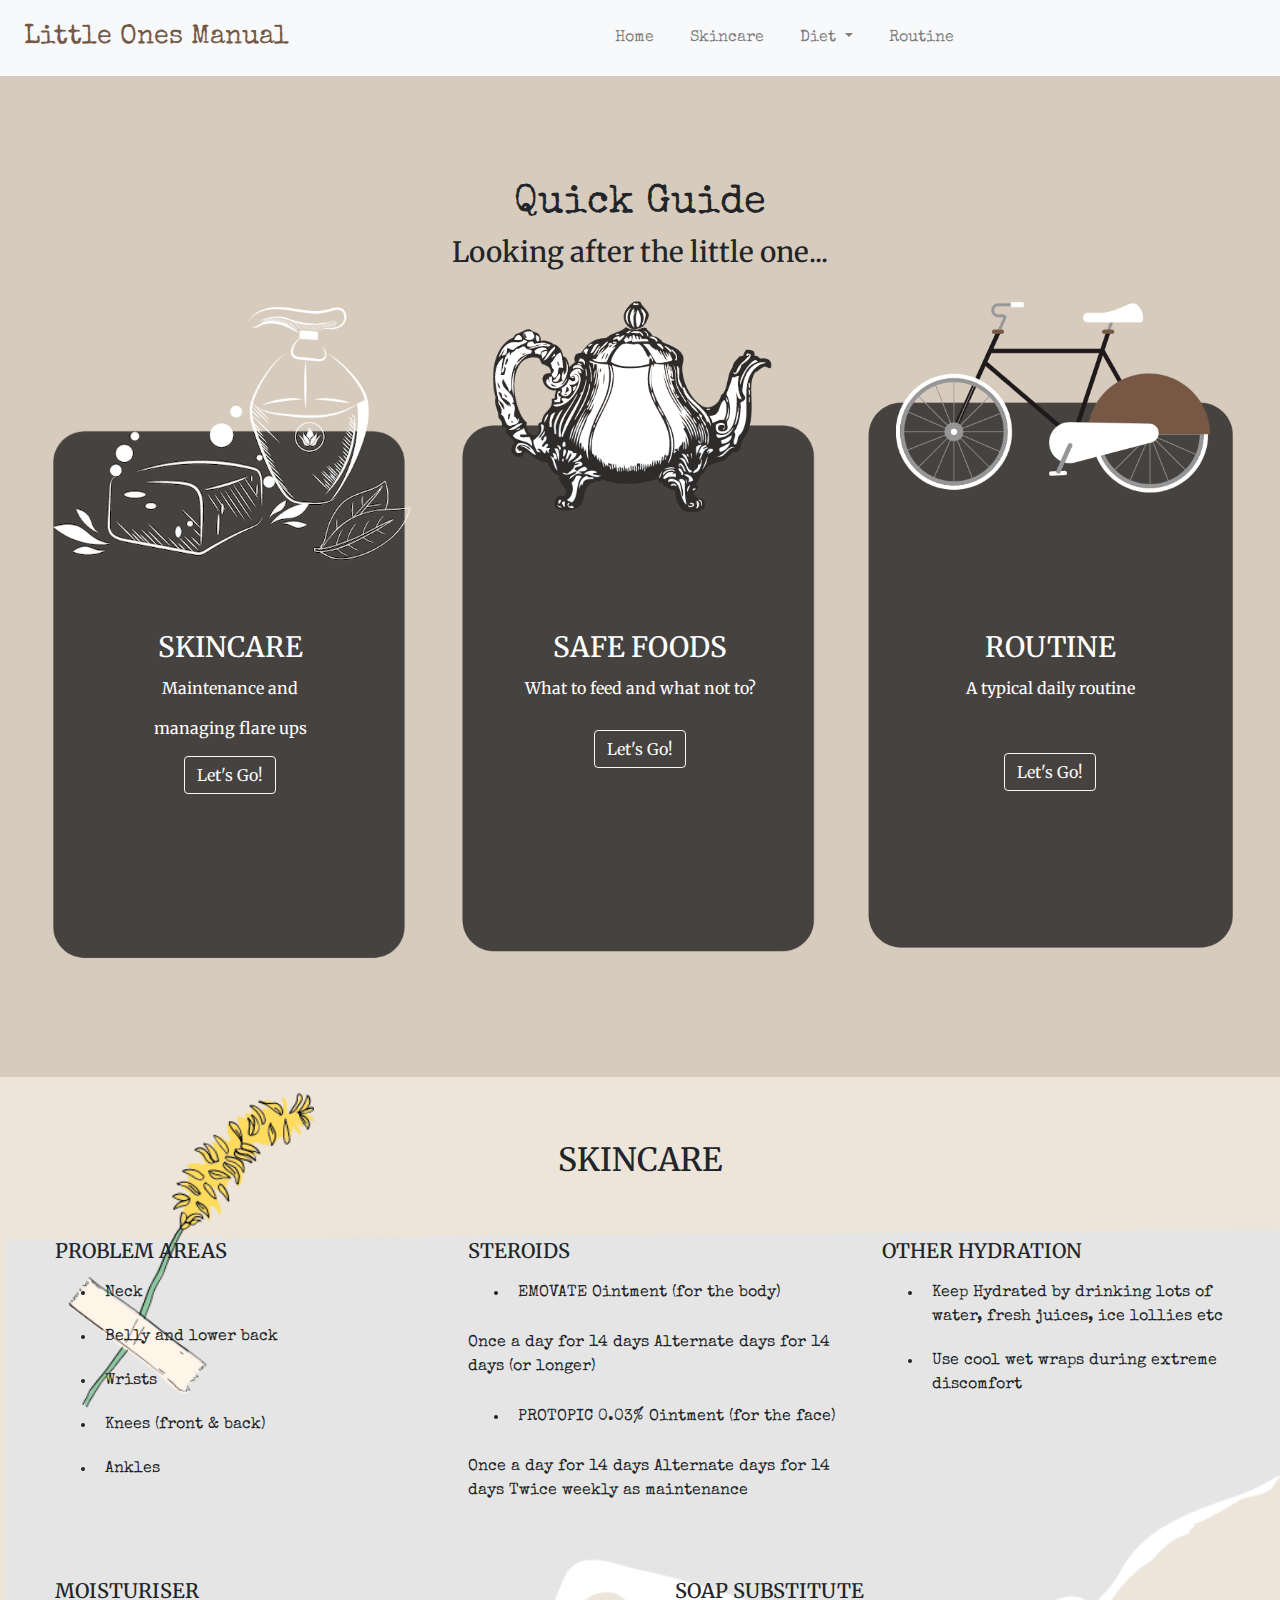
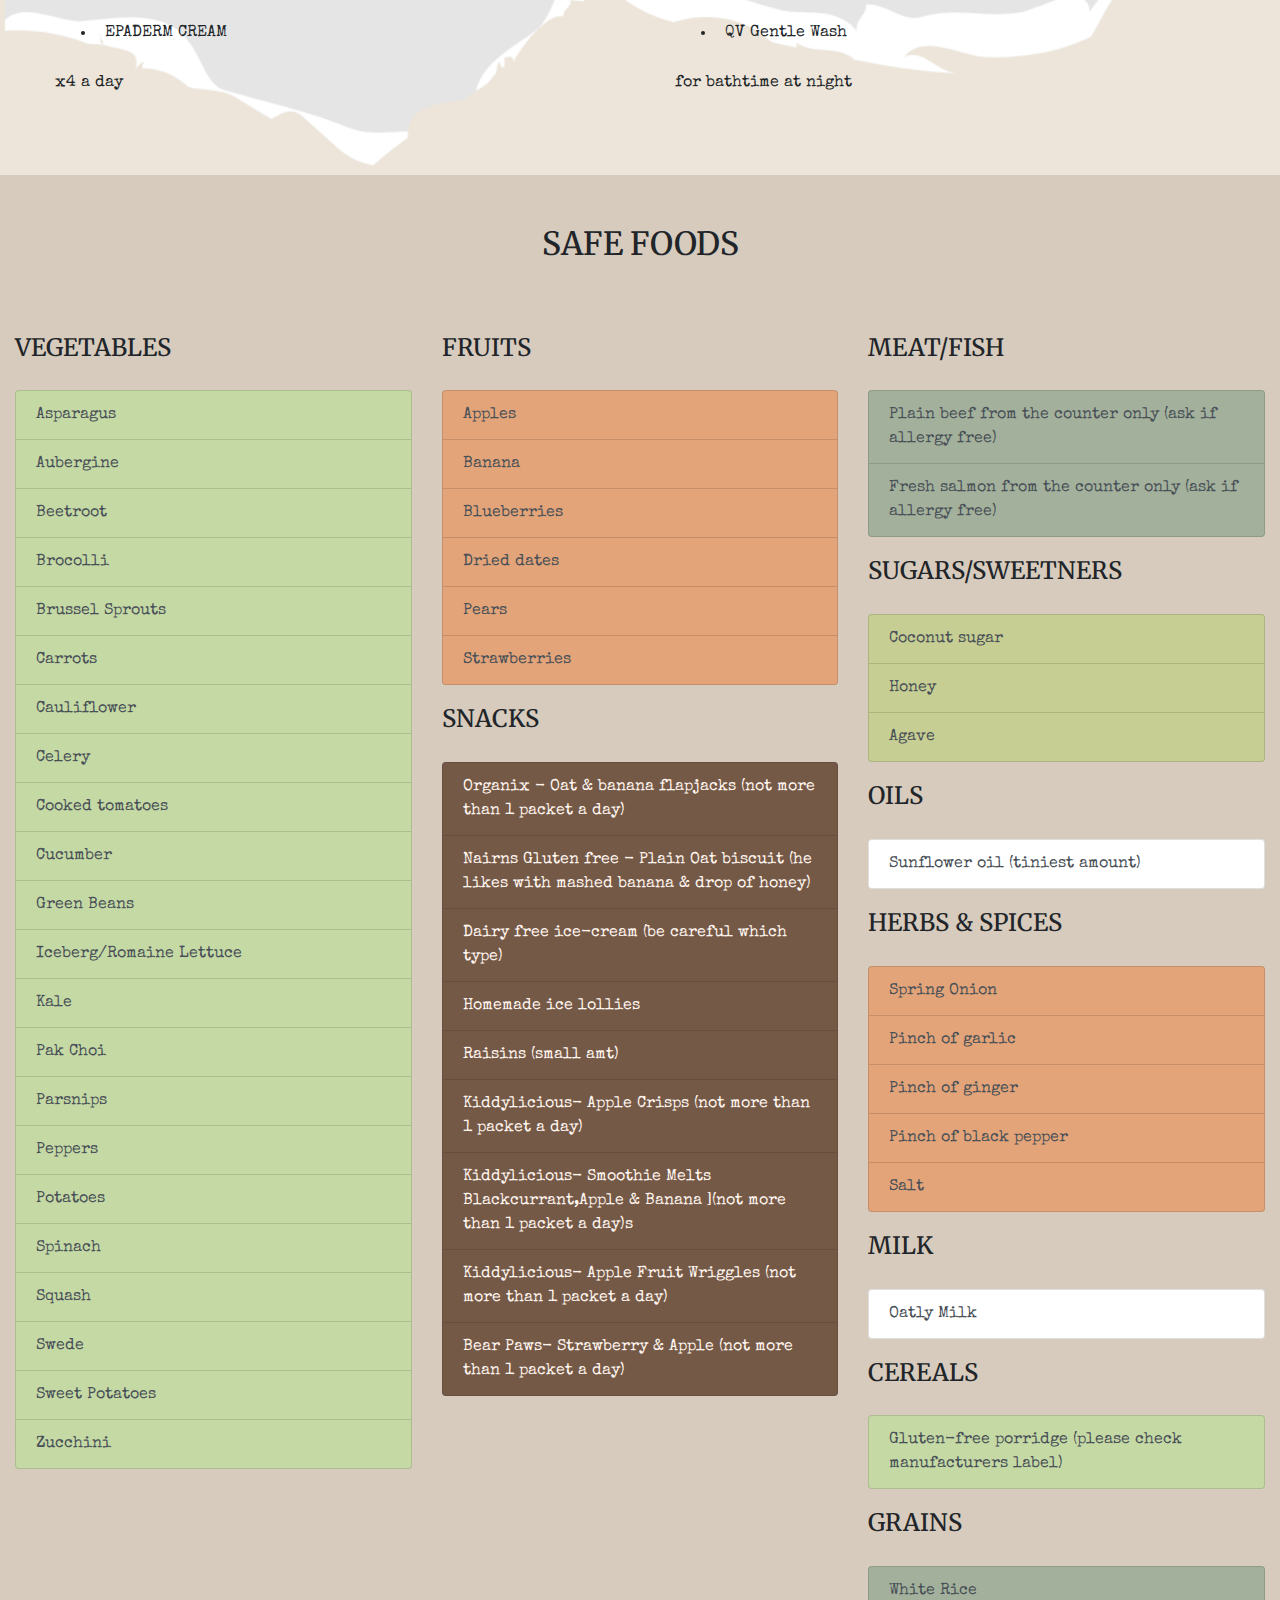
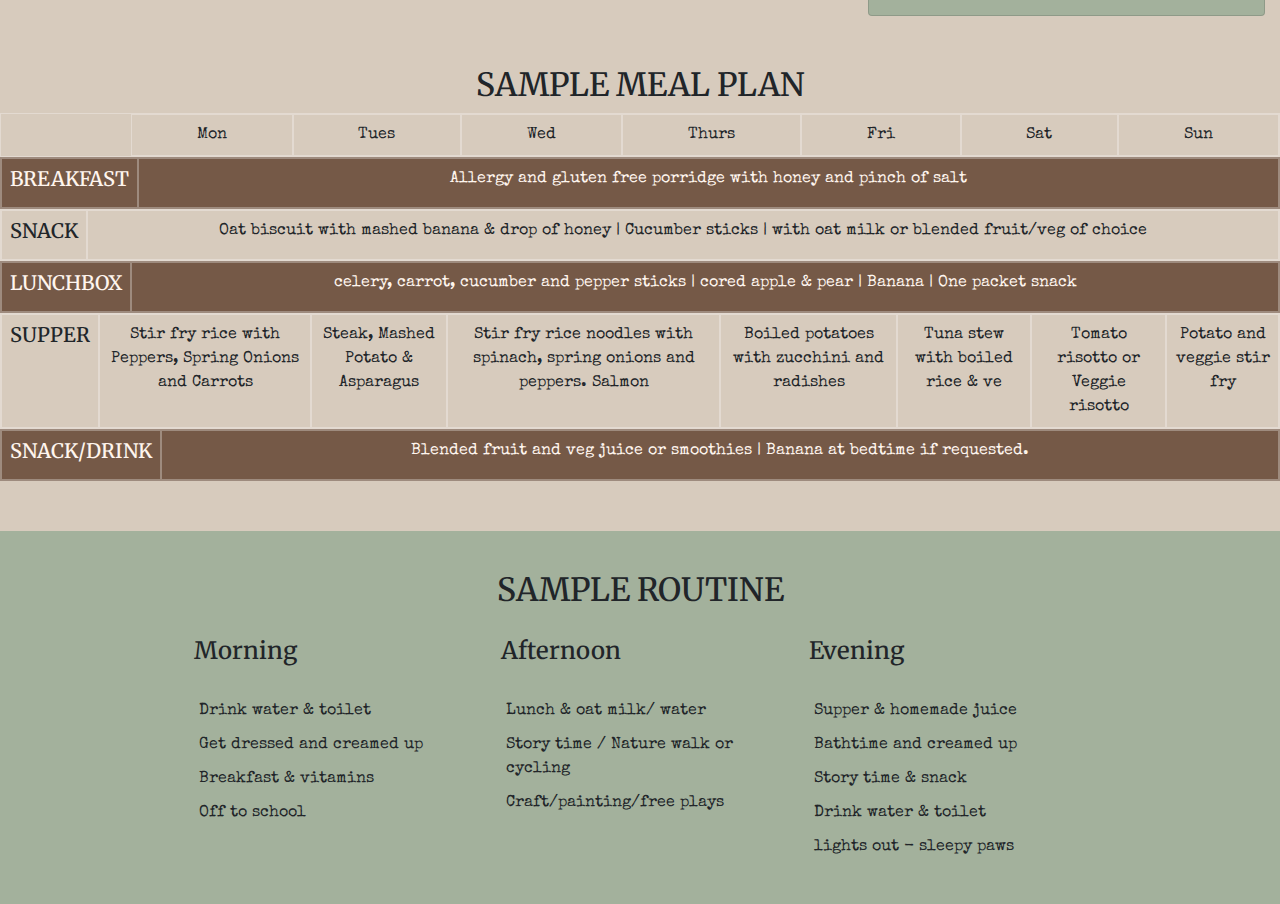
<file: index.html>
<!DOCTYPE html>
<html lang="en">
   <head>
      <meta charset="UTF-8">
      <meta name="viewport" content="width=device-width, initial-scale=1.0">
      <meta http-equiv="X-UA-Compatible" content="ie=edge">
      <meta name="Description" content="Little Ones Manual"/>
      <link rel="stylesheet" href="https://cdnjs.cloudflare.com/ajax/libs/twitter-bootstrap/4.6.0/css/bootstrap.min.css">
      <link rel="stylesheet" href="https://pro.fontawesome.com/releases/v5.15.2/css/all.css">
      <link rel="stylesheet" href="assets/css/style.css">
      <title>Little Ones Manual</title>
   </head>

   <body data-spy="scroll" data-target="#home" data-offset="140">
      <header>
         <nav id ="home" class="navbar navbar-expand-md navbar-light bg-light navbar fixed-top">
            <a href="#" aria-label="logo" class="navbar-brand logo">
            <i class="fad fa-books logo"></i> Little Ones Manual</a> 
            <button class="navbar-toggler" type="button" data-toggle="collapse" data-target="#navbarDropdown" aria-controls="navbarDropdown" aria-expanded="false" aria-label="Toggle navigation">
            <span class="navbar-toggler-icon"></span>
            </button>

            <div class="collapse navbar-collapse" id="navbarDropdown">
                <ul class="navbar-nav nav nav-pills mx-auto mt-2 mt-lg-0">
                  <li class="nav-item">
                     <a href="#" aria-label="Home" class="nav-link">Home</a> 
                  </li>
                  <li class="nav-item">
                     <a href="#skincare" aria-label="Skincare" class="nav-link">Skincare</a> 
                  </li>
                  <li class="nav-item dropdown">
                     <a href="#" aria-label="Diet" class="nav-link dropdown-toggle" data-toggle="dropdown" role="button" aria-haspopup="true" aria-expanded="false" id="navbarDropdown2">
                     Diet
                     </a> 
                     <div class="dropdown-menu" aria-labelledby="navbarDropdown2">
                        <a class="dropdown-item" href="#safefoods" aria-label="safe foods">Safe Foods</a>
                        <a class="dropdown-item" href="#mealplans" aria-label="meal plans">Meal Plans</a>
                     </div>
                  </li>
                  <li class="nav-item">
                     <a href="#routine" aria-label="routine" class="nav-link">Routine</a> 
                  </li>
                </ul>
            </div>
         </nav>
      </header>
    
        <section class="main-body container-fluid" id="#">
            <h1>Quick Guide</h1>
            <h3>Looking after the little one...</h3>      
            <div class="row">
                <div class="card bg-transparent text-white col-sm-12 col-md-4">
                    <img class="card-img" src="assets/images/skincare-card-3.png" alt="Skincare" >
                    <div class="card-img-overlay">
                        <h3 class="card-title main-body-title">SKINCARE</h3>
                        <p class="card-text">Maintenance and </p>
                        <p class="card-text">managing flare ups</p>
                        <a class="btn btn-outline-light skin-btn" href="#skincare" aria-label=" go to skincare section" role="button">Let's Go!</a>  
                    </div>
                </div>
                <div class="card bg-transparent text-white col-sm-12 col-md-4">
                    <img class="card-img" src="assets/images/diet-card.png" alt="Diet">
                    <div class="card-img-overlay">
                        <h3 class="card-title main-body-title">SAFE FOODS</h3>
                        <p class="card-text"> What to feed and what not to?</p>
                        <a class="btn btn-outline-light foods-btn" href="#safefoods" aria-label=" go to safe foods section" role="button">Let's Go!</a>   
                    </div>
                </div>
                <div class="card bg-transparent text-white col-sm-12 col-md-4">
                    <img class="card-img" src="assets/images/routine-card.png" alt="Routine">
                    <div class="card-img-overlay">
                        <h3 class="card-title main-body-title">ROUTINE</h3>
                        <p class="card-text"> A typical daily routine</p>
                        <a class="btn btn-outline-light routine-btn" href="#routine" aria-label=" go to routine section" role="button">Let's Go!</a>
                    </div>  
                </div>
            </div> 
        </section>

        <section class="jumbotron jumbotron-fluid skincare-background" id= "skincare">
            <div class="container-fluid">
                <h2 class="text-center"> SKINCARE</h2>
                <div class="row problem-areas">
                    <div class="col-sm-12 col-md-4">
                        <h5>PROBLEM AREAS</h5>
                        <ul>
                        <li>Neck</li>
                        <li>Belly and lower back</li>
                        <li>Wrists</li>
                        <li>Knees (front & back)</li>
                        <li>Ankles</li>
                        </ul>
                    </div>
                    <div class="col-sm-12 col-md-4">
                        <h5 >STEROIDS</h5>
                        <ul>
                        <li>EMOVATE Ointment (for the body)</li>
                        </ul>
                        <p>Once a day for 14 days
                        Alternate days for 14 days (or longer)</p>
                        <ul>
                        <li>PROTOPIC  0.03% Ointment (for the face)</li>
                        </ul>
                        <p>Once a day for 14 days
                        Alternate days for 14 days
                        Twice weekly as maintenance</p>
                    </div>
                    <div class="col-sm-12 col-md-4">
                        <h5 >OTHER HYDRATION</h5>
                        <ul>
                        <li>Keep Hydrated by drinking lots of water, fresh juices, ice lollies etc</li>
                        <li>Use cool wet wraps during extreme discomfort</li>
                        </ul>
                    </div>
                </div>
                <div class="row problem-areas">
                    <div class="col-sm-12 col-md-6">
                        <h5>MOISTURISER</h5>
                        <ul>
                        <li>EPADERM CREAM</li>   
                        </ul>
                        <p>x4 a day</p>
                    </div>
                    <div class="col-sm-12 col-md-6">
                        <h5>SOAP SUBSTITUTE</h5>
                        <ul>
                        <li>QV Gentle Wash</li>   
                        </ul>
                        <p>for bathtime at night</p>
                    </div>
                </div>
            </div>            
        </section>

         <section class="diet container-fluid">
            <h2 id ="safefoods" class="text-center">SAFE FOODS</h2>   
            <div class="row">
                <div class="col-sm-12 col-md-4" >
                    <h4>VEGETABLES</h4>
                    <ul class="list-group">
                    <li class="list-group-item list-group-item-action veg-group">Asparagus</li>
                    <li class="list-group-item list-group-item-action veg-group">Aubergine</li>
                    <li class="list-group-item list-group-item-action veg-group">Beetroot</li>
                    <li class="list-group-item list-group-item-action veg-group">Brocolli</li>
                    <li class="list-group-item list-group-item-action veg-group">Brussel Sprouts</li>
                    <li class="list-group-item list-group-item-action veg-group">Carrots</li>
                    <li class="list-group-item list-group-item-action veg-group">Cauliflower</li>
                    <li class="list-group-item list-group-item-action veg-group">Celery</li>
                    <li class="list-group-item list-group-item-action veg-group">Cooked tomatoes</li>
                    <li class="list-group-item list-group-item-action veg-group">Cucumber</li>
                    <li class="list-group-item list-group-item-action veg-group">Green Beans</li>
                    <li class="list-group-item list-group-item-action veg-group">Iceberg/Romaine Lettuce</li>
                    <li class="list-group-item list-group-item-action veg-group">Kale</li>
                    <li class="list-group-item list-group-item-action veg-group">Pak Choi</li>
                    <li class="list-group-item list-group-item-action veg-group">Parsnips</li>
                    <li class="list-group-item list-group-item-action veg-group">Peppers</li>
                    <li class="list-group-item list-group-item-action veg-group">Potatoes</li>
                    <li class="list-group-item list-group-item-action veg-group">Spinach</li>
                    <li class="list-group-item list-group-item-action veg-group">Squash</li>
                    <li class="list-group-item list-group-item-action veg-group">Swede</li>
                    <li class="list-group-item list-group-item-action veg-group">Sweet Potatoes</li>
                    <li class="list-group-item list-group-item-action veg-group">Zucchini</li>
                    </ul>
                </div>
                <div class="col-sm-12 col-md-4">
                    <h4>FRUITS</h4>
                    <ul class="list-group">
                    <li class="list-group-item list-group-item-action fruit-group">Apples</li>
                    <li class="list-group-item list-group-item-action fruit-group">Banana</li>
                    <li class="list-group-item list-group-item-action fruit-group">Blueberries</li>
                    <li class="list-group-item list-group-item-action fruit-group">Dried dates</li>
                    <li class="list-group-item list-group-item-action fruit-group">Pears</li>
                    <li class="list-group-item list-group-item-action fruit-group">Strawberries</li>
                    </ul>
                    <h4>SNACKS</h4>
                    <ul class="list-group">
                    <li class="list-group-item list-group-item-action snack-group">Organix - Oat & banana flapjacks (not more than 1 packet a day)</li>
                    <li class="list-group-item list-group-item-action snack-group">Nairns  Gluten free - Plain Oat biscuit (he likes with mashed banana & drop of honey)</li>
                    <li class="list-group-item list-group-item-action snack-group">Dairy free ice-cream (be careful which type)</li>
                    <li class="list-group-item list-group-item-action snack-group">Homemade ice lollies</li>
                    <li class="list-group-item list-group-item-action snack-group">Raisins (small amt)</li>
                    <li class="list-group-item list-group-item-action snack-group">Kiddylicious- Apple Crisps (not more than 1 packet a day)</li>
                    <li class="list-group-item list-group-item-action snack-group">Kiddylicious- Smoothie Melts Blackcurrant,Apple & Banana ](not more than 1 packet a day)s</li>
                    <li class="list-group-item list-group-item-action snack-group">Kiddylicious- Apple Fruit Wriggles (not more than 1 packet a day)</li>
                    <li class="list-group-item list-group-item-action snack-group">Bear Paws- Strawberry & Apple (not more than 1 packet a day)</li>
                    </ul>
                </div>
                <div class="col-sm-12 col-md-4">
                    <h4>MEAT/FISH</h4>
                    <ul class="list-group">
                    <li class="list-group-item list-group-item-action meat-group">Plain beef from the counter only (ask if allergy free)</li>
                    <li class="list-group-item list-group-item-action meat-group">Fresh salmon from the counter only (ask if allergy free)</li>
                    </ul>
                    <h4>SUGARS/SWEETNERS</h4>
                    <ul class="list-group">
                    <li class="list-group-item list-group-item-action sugars-group">Coconut sugar</li>
                    <li class="list-group-item list-group-item-action sugars-group">Honey</li>
                    <li class="list-group-item list-group-item-action sugars-group">Agave</li>
                    </ul>
                    <h4>OILS</h4>
                    <ul class="list-group">
                    <li class="list-group-item list-group-item-action">Sunflower oil (tiniest amount)</li>
                    </ul>
                    <h4>HERBS & SPICES</h4>
                    <ul class="list-group">
                    <li class="list-group-item list-group-item-action herbs-group">Spring Onion</li>
                    <li class="list-group-item list-group-item-action herbs-group">Pinch of garlic</li>
                    <li class="list-group-item list-group-item-action herbs-group">Pinch of ginger</li>
                    <li class="list-group-item list-group-item-action herbs-group">Pinch of black pepper</li>
                    <li class="list-group-item list-group-item-action herbs-group">Salt</li>
                    </ul>
                    <h4>MILK</h4>
                    <ul class="list-group">
                    <li class="list-group-item list-group-item-action">Oatly Milk</li>
                    </ul>
                    <h4>CEREALS</h4>
                    <ul class="list-group">
                    <li class="list-group-item list-group-item-action cereals-group">Gluten-free porridge (please check manufacturers label)</li>
                    </ul>
                    <h4>GRAINS</h4>
                    <ul class="list-group">
                    <li class="list-group-item list-group-item-action grains-group">White Rice</li>
                    </ul>
                </div>
            </div>
            <div class="row">
                <div id="mealplans" class="col-sm-12">
                    <h2 class="text-center">SAMPLE MEAL PLAN</h2>
                    <div class="d-flex flex-row justify-content-around text-center plain-bg">
                    <div class="p-2 flex-fill"></div>
                    <div class="p-2 flex-fill plain-bg">Mon</div>
                    <div class="p-2 flex-fill plain-bg">Tues</div>
                    <div class="p-2 flex-fill plain-bg">Wed</div>
                    <div class="p-2 flex-fill plain-bg">Thurs</div>
                    <div class="p-2 flex-fill plain-bg">Fri</div>
                    <div class="p-2 flex-fill plain-bg">Sat</div>
                    <div class="p-2 flex-fill plain-bg">Sun</div>
                    </div>
                    <div class="d-flex brown-bg text-center">
                    <div class="p-2 brown-bg text-uppercase font-weight-bold"><h5>Breakfast</h5></div>
                    <div class="p-2 flex-grow-1 brown-bg">Allergy and gluten free porridge with honey and pinch of salt</div>
                    </div>
                    <div class="d-flex plain-bg text-center">
                    <div class="p-2 plain-bg text-uppercase font-weight-bold"><h5>Snack</h5></div>
                    <div class="p-2 flex-grow-1 plain-bg">Oat biscuit with mashed banana & drop of honey | Cucumber sticks | with oat milk or blended fruit/veg of choice</div>
                    </div>
                    <div class="d-flex brown-bg text-center">
                    <div class="p-2 brown-bg text-uppercase font-weight-bold"><h5>Lunchbox</h5></div>
                    <div class="p-2 flex-grow-1 brown-bg">celery, carrot, cucumber and pepper sticks | cored apple & pear | Banana | One packet snack</div>
                    </div>
                    <div class="d-lg-flex flex-lg-row plain-bg text-center">
                    <div class="p-2 plain-bg text-uppercase font-weight-bold"><h5>Supper</h5></div>
                    <div class="p-2 plain-bg">Stir fry rice with Peppers, Spring Onions and Carrots</div>
                    <div class="p-2 plain-bg">Steak, Mashed Potato & Asparagus</div>
                    <div class="p-2 plain-bg">Stir fry rice noodles with spinach, spring onions and peppers. Salmon</div>
                    <div class="p-2 plain-bg">Boiled potatoes with zucchini and radishes</div>
                    <div class="p-2 plain-bg">Tuna stew with boiled rice & ve</div>
                    <div class="p-2 plain-bg">Tomato risotto or Veggie risotto</div>
                    <div class="p-2 plain-bg">Potato and veggie stir fry</div>
                    </div>
                    <div class="d-flex brown-bg text-center">
                    <div class="p-2 brown-bg text-uppercase font-weight-bold"><h5>Snack/Drink</h5></div>
                    <div class="p-2 flex-grow-1 brown-bg">Blended fruit and veg juice or smoothies | Banana at bedtime if requested.</div>
                    </div>
                </div>
            </div>  
         </section>


         <section id="routine" class="container-fluid">
            <h2 class="text-center">SAMPLE ROUTINE</h2>
            <div class="row justify-content-center">
               <div class="col-md-3">
                  <h4>Morning</h4>
                  <ul class="routine-lists">
                     <li>Drink water & toilet</li>
                     <li>Get dressed and creamed up</li>
                     <li>Breakfast & vitamins</li>
                     <li>Off to school</li>
                  </ul>
               </div>
               <div class="col-md-3">
                  <h4>Afternoon</h4>
                  <ul class="routine-lists">
                     <li>Lunch & oat milk/ water</li>
                     <li>Story time / Nature walk or cycling</li>
                     <li>Craft/painting/free plays</li>
                  </ul>
               </div>
               <div class="col-md-3">
                  <h4>Evening</h4>
                  <ul class="routine-lists">
                     <li>Supper & homemade juice</li>
                     <li>Bathtime and creamed up</li>
                     <li>Story time & snack</li>
                     <li>Drink water & toilet</li>
                     <li>lights out - sleepy paws</li>
                  </ul>
               </div>
            </div>
         </section>
      
      <script src="https://cdnjs.cloudflare.com/ajax/libs/jquery/3.5.1/jquery.slim.min.js"></script>
      <script src="https://cdnjs.cloudflare.com/ajax/libs/popper.js/1.16.1/umd/popper.min.js"></script>
      <script src="https://cdnjs.cloudflare.com/ajax/libs/twitter-bootstrap/4.6.0/js/bootstrap.min.js"></script>
      <script src="assets/js/app.js"></script>
   </body>
</html>
</file>
<file: assets/css/style.css>
@import url('https://fonts.googleapis.com/css2?family=Merriweather:wght@300&family=Special+Elite&display=swap');


html {
  scroll-behavior: smooth;
  overflow-x: hidden;
 
}
body {
  position: relative;
  background-color: #D7CBBD;
  font-family: "Special Elite", sans-serif;
  overflow-x: hidden;
}

li {
  cursor: text;
  padding: 10px;
}

h1 {
  font-family: "Special Elite", sans-serif;
}

h2, h5, h4 {
  font-family: "Merriweather", sans-serif;
}

h4 {
  padding: 20px 20px 20px 0;
}


/* Colours */



.img-thumbnail {
  background-color: #D7CBBD;
}

.veg-group {
  background-color: #c5d9a5;
}

.fruit-group, .herbs-group {
  background-color: #e3a479;
}

.meat-group, .grains-group {
  background-color: #a3b19c;
}

.sugars-group {
  background-color: #c6ce93;
}

.cereals-group {
  background-color: #c5d9a5;
}

.breakfast, .lunch-box, .snack, .snack-group {
  background-color: #755947;
  color: #fff5ee;
}

.brown-bg {
  background-color: #755947;
  color: #fff5ee;
  border: 1px solid rgba(255, 255, 255, 0.3);
}

.plain-bg {
  border: 1px solid rgba(255, 255, 255, 0.3);
}


/* Nav Bar */

.dropdown-item.active, .dropdown-item:active, .navbar-light .navbar-nav .active>.nav-link, .navbar-light .navbar-nav .nav-link.active, .navbar-light .navbar-nav .nav-link.show, .navbar-light .navbar-nav .show>.nav-link {
    background-color: #a3b19c;
}

.navbar-brand {
  max-height: 80px;
  padding: 0;
}
.navbar-light .navbar-brand {
    color: #755947
}

.logo {
  font-size: 1.7em;
  color: #a3b19c;
  -o-transition: all .5s ease-in-out;
  transition: all .5s ease-in-out;
  -moz-transition: all .5s ease-in-out;
  -webkit-transition: all .5s ease-in-out;
}


/* Home Section */

.card {
  border: 0;
}

.main-body {
  font-family: "Merriweather", sans-serif;
  text-align: center;
  padding: 40px;
  margin-top: 140px;
}

.main-body-title {
  margin-top: 90%;
}

.card-text {
  font-family: "Merriweather", sans-serif;
}

.centered {
  position: absolute;
  top: 50%;
  left: 50%;
  -webkit-transform: translate(-50%, -50%);
      -ms-transform: translate(-50%, -50%);
          transform: translate(-50%, -50%);
}

.skin-btn {
  margin-top: 10px;
}

.foods-btn {
  margin-top: 45px;
}

.routine-btn {
  margin-top: 45px;
}


/* Skincare */

.skincare-background {
  background-image: url("../images/Elements/skincare-bg.png");
  background-size: cover;
}

.problem-areas {
  margin-top: 60px;
  padding-left: 40px;
}

#skincare {
  margin-top: 50px;
}


/* Safe Foods */

#safefoods {
  margin: 50px;
}

#mealplans {
  padding: 50px 0;
}


/* Routine */

#routine {
  background-color: #a3b19c;
  padding: 40px;
}

.routine-lists {
  list-style-type: none;
  margin: 0;
  padding: 0;
}

.routine-lists li {
  padding: 5px;
}

@media (min-width: 576px) {
  .routine-btn {
    margin-top: 37px;
  }

  .foods-btn {
    margin-top: 14px;

  }

  .skin-btn {

    margin-top: 0;
  }
}
</file>
